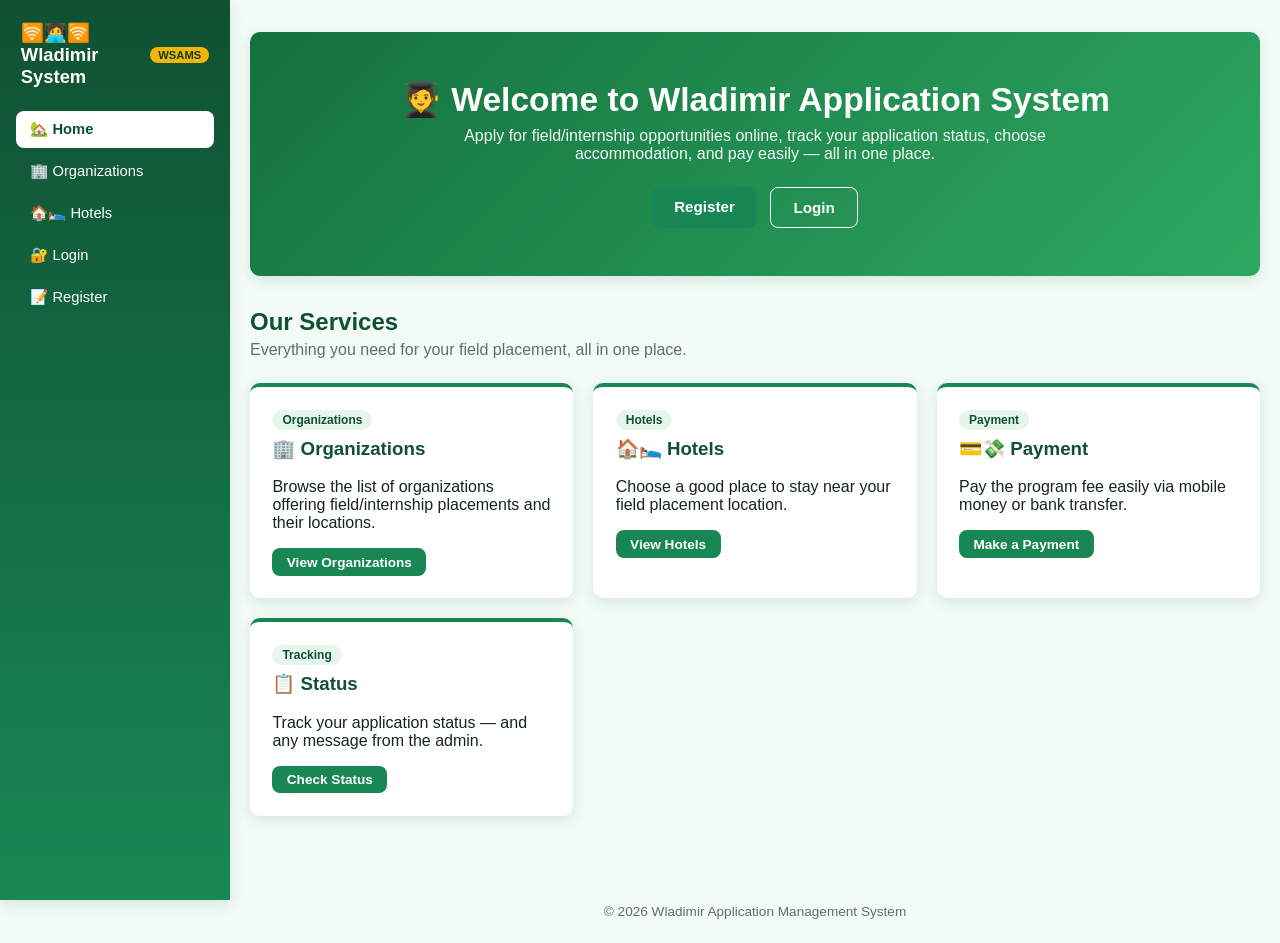
<file: wlax_system/wlax_system/frontend/index.html>
<!DOCTYPE html>
<html lang="en">
<head>
<meta charset="UTF-8">
<meta name="viewport" content="width=device-width, initial-scale=1.0">
<title>Wladimir Application System</title>
<link rel="stylesheet" href="css/style.css">
</head>
<body>
<div class="app-shell">
<aside class="sidebar" id="navbar"></aside>
<div class="main-content">

<div class="page-wrap">
    <div class="hero">
        <h1>🧑‍🎓 Welcome to Wladimir Application System</h1>
        <p>Apply for field/internship opportunities online, track your application status, choose accommodation, and pay easily — all in one place.</p>
        <div class="hero-actions">
            <a href="register.html" class="btn">Register</a>
            <a href="login.html" class="btn btn-outline">Login</a>
        </div>
    </div>

    <h2 class="section-title">Our Services</h2>
    <p class="section-sub">Everything you need for your field placement, all in one place.</p>

    <div class="grid">
        <div class="feature-card">
            <span class="tag">Organizations</span>
            <h3>🏢 Organizations</h3>
            <p>Browse the list of organizations offering field/internship placements and their locations.</p>
            <a href="organizations.html" class="btn btn-sm">View Organizations</a>
        </div>
        <div class="feature-card">
            <span class="tag">Hotels</span>
            <h3>🏠🛌 Hotels</h3>
            <p>Choose a good place to stay near your field placement location.</p>
            <a href="accommodation.html" class="btn btn-sm">View Hotels</a>
        </div>
        <div class="feature-card">
            <span class="tag">Payment</span>
            <h3>💳💸 Payment</h3>
            <p>Pay the program fee easily via mobile money or bank transfer.</p>
            <a href="payment.html" class="btn btn-sm">Make a Payment</a>
        </div>
        <div class="feature-card">
            <span class="tag">Tracking</span>
            <h3>📋 Status</h3>
            <p>Track your application status —  and any message from the admin.</p>
            <a href="status.html" class="btn btn-sm">Check Status</a>
        </div>
    </div>
</div>

<footer class="site-footer">© 2026 Wladimir Application Management System</footer>

</div>
</div>

<script src="js/common.js"></script>
<script>renderNavbar('home');</script>
</body>
</html>
</file>
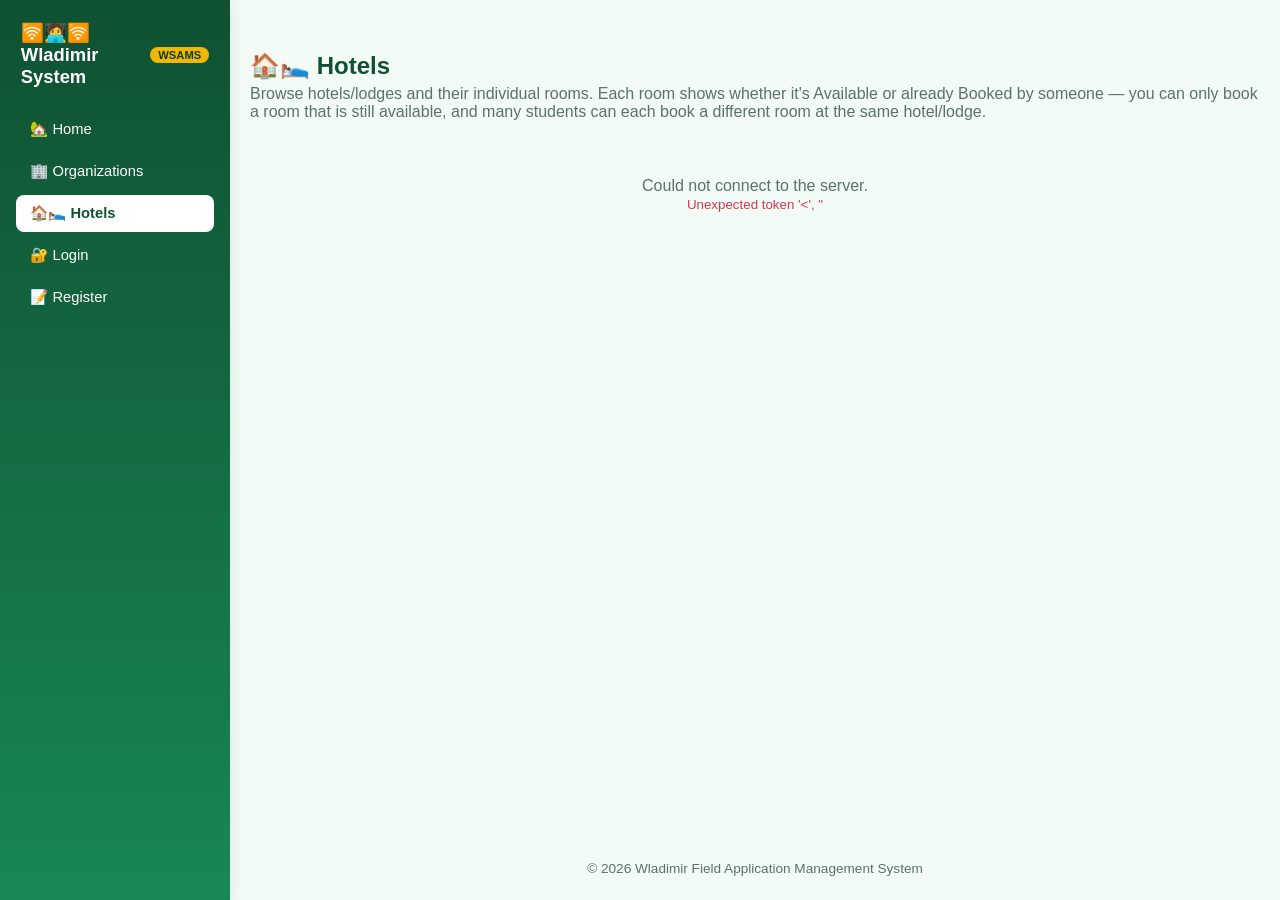
<file: wlax_system/wlax_system/frontend/accommodation.html>
<!DOCTYPE html>
<html lang="en">
<head>
<meta charset="UTF-8">
<meta name="viewport" content="width=device-width, initial-scale=1.0">
<title>Hotels — Wladimir Field System</title>
<link rel="stylesheet" href="css/style.css">
</head>
<body>
<div class="app-shell">
<aside class="sidebar" id="navbar"></aside>
<div class="main-content">

<div class="page-wrap">
    <h2 class="section-title">🏠🛌 Hotels</h2>
    <p class="section-sub">Browse hotels/lodges and their individual rooms. Each room shows whether it's Available or already Booked by someone — you can only book a room that is still available, and many students can each book a different room at the same hotel/lodge.</p>

    <div id="adminAccBox"></div>

    <div class="grid" id="accGrid"></div>
</div>

<footer class="site-footer">© 2026 Wladimir Field Application Management System</footer>

</div>
</div>

<script src="js/common.js"></script>
<script>
    renderNavbar('accommodation');
    const u = getUser();
    if (u && u.role === 'admin') {
        document.getElementById('adminAccBox').innerHTML = `
            <div class="card">
                <h3>➕ Add New Accommodation (Hotel / Lodge)</h3>
                <form id="addAccForm">
                    <label>Accommodation Name</label>
                    <input type="text" id="acc_name" required>
                    <label>Location</label>
                    <input type="text" id="acc_location" required>
                    <label>Default Price per Room / Month (TZS)</label>
                    <input type="number" id="acc_price" min="0" required>
                    <label>Default Room Capacity (people)</label>
                    <input type="number" id="acc_capacity" min="1" value="1">
                    <label>Description</label>
                    <textarea id="acc_description"></textarea>
                    <label>Contact Phone</label>
                    <input type="text" id="acc_phone">
                    <label>Number of Rooms to Create Now (optional — you can add more later)</label>
                    <input type="number" id="acc_initial_rooms" min="0" value="0">
                    <button type="submit" class="btn btn-block">Save Accommodation</button>
                    <p class="form-msg" id="accFormMsg"></p>
                </form>
            </div>
        `;
    }
</script>
<script src="js/accommodation.js"></script>
</body>
</html>
</file>
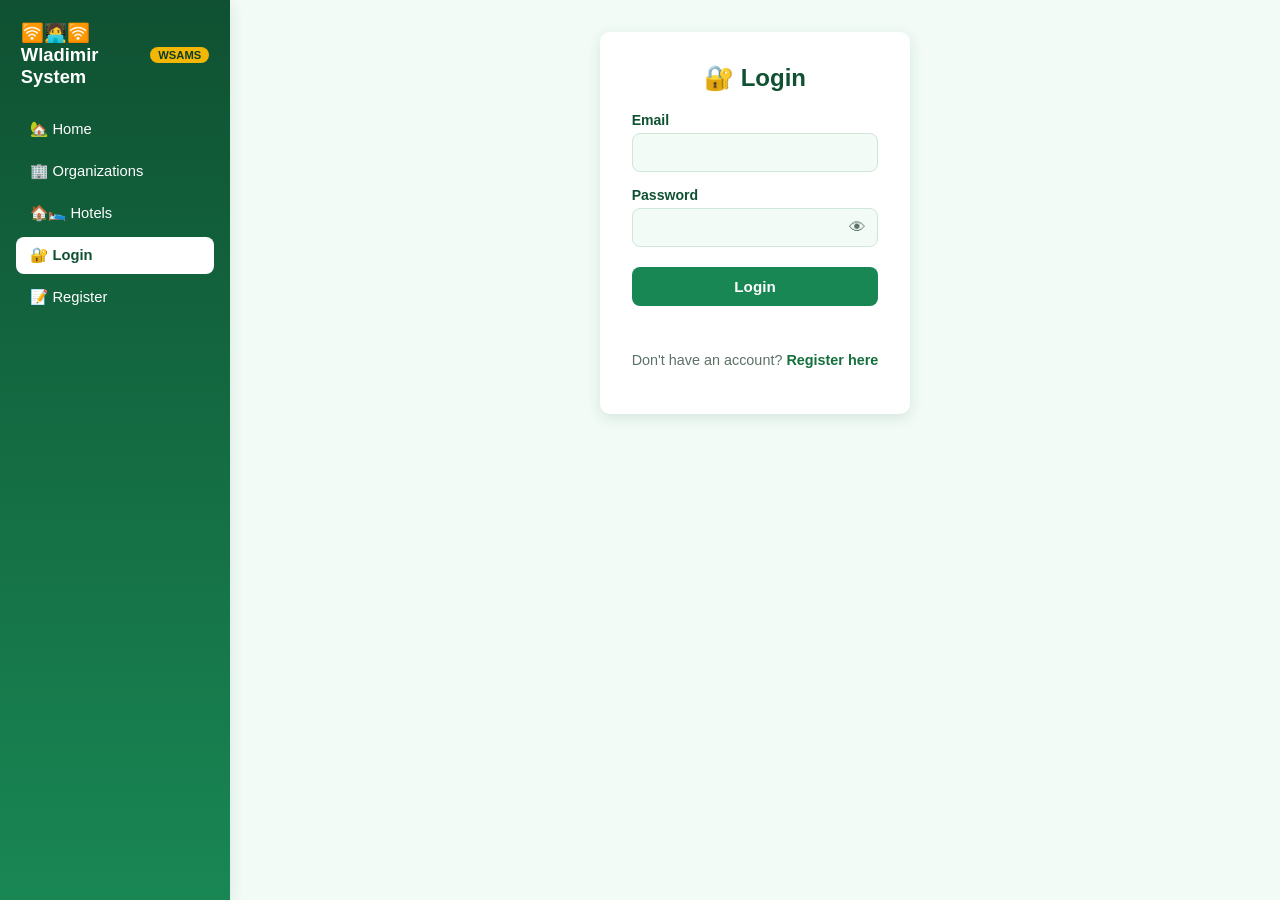
<file: wlax_system/wlax_system/frontend/admin.html>
<!DOCTYPE html>
<html lang="en">
<head>
<meta charset="UTF-8">
<meta name="viewport" content="width=device-width, initial-scale=1.0">
<title>Admin Panel —  Wladimir System</title>
<link rel="stylesheet" href="css/style.css">
</head>
<body>
<div class="app-shell">
<aside class="sidebar" id="navbar"></aside>
<div class="main-content">

<div class="page-wrap">
    <h2 class="section-title">🛠️ Admin Panel</h2>
    <p class="section-sub">View all student applications, approve or reject them, and leave a message.</p>

    <div id="adminList"></div>

    <h2 class="section-title" style="margin-top:2.5rem;">💳 Payment Verification</h2>
    <p class="section-sub">Only an admin can confirm or reject a student's payment.</p>

    <div id="adminPaymentsList"></div>
</div>

<footer class="site-footer">© 2026 Wladimir Field Application Management System</footer>

</div>
</div>

<script src="js/common.js"></script>
<script src="js/admin.js"></script>
<script>renderNavbar('admin');</script>
</body>
</html>
</file>
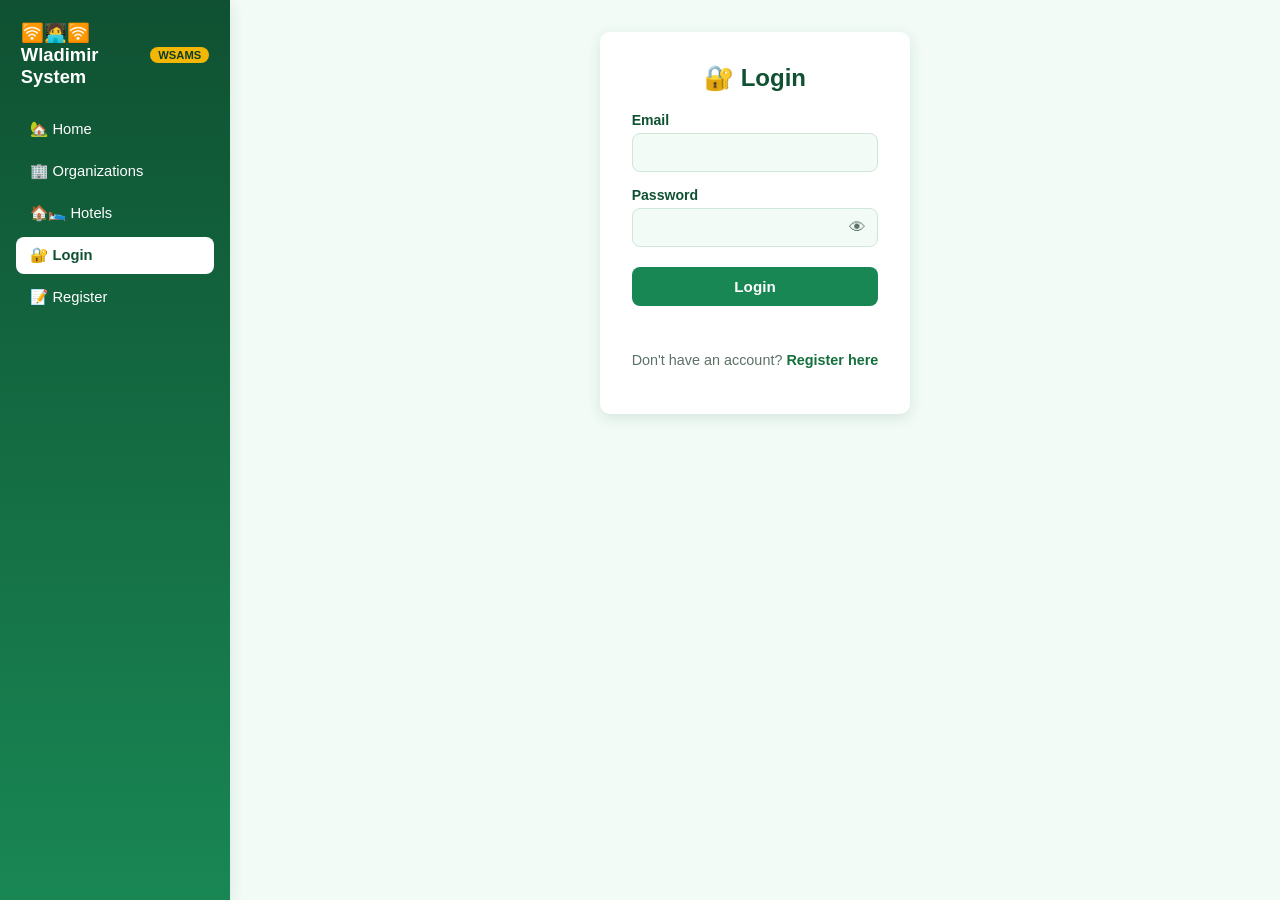
<file: wlax_system/wlax_system/frontend/application.html>
<!DOCTYPE html>
<html lang="en">
<head>
<meta charset="UTF-8">
<meta name="viewport" content="width=device-width, initial-scale=1.0">
<title>Apply for Field — Student Field System</title>
<link rel="stylesheet" href="css/style.css">
</head>
<body>
<div class="app-shell">
<aside class="sidebar" id="navbar"></aside>
<div class="main-content">

<div class="form-box" style="max-width:560px;">
    <h2>📄 Apply for Field / Internship</h2>
    <form id="applicationForm">
        <label for="organization_id">Select Organization (optional)</label>
        <select id="organization_id">
            <option value=""> Choose from the list or fill in below manually </option>
        </select>

        <label for="company">Company/Organization Name</label>
        <input type="text" id="company" required>

        <label for="location">Location</label>
        <input type="text" id="location" required>

        <label for="course">Course/Department</label>
        <input type="text" id="course" required>

        <label for="start_date">Start Date</label>
        <input type="date" id="start_date" required>

        <label for="end_date">End Date</label>
        <input type="date" id="end_date" required>

        <label for="room_id">Accommodation Room (optional — you must book a room on the Accommodation page first)</label>
        <select id="room_id">
            <option value="">I don't need accommodation </option>
        </select>

        <button type="submit" class="btn btn-block">Submit Application</button>
        <p class="form-msg" id="formMsg"></p>
    </form>
</div>

</div>
</div>

<script src="js/common.js"></script>
<script src="js/application.js"></script>
<script>renderNavbar('home');</script>
</body>
</html>
</file>
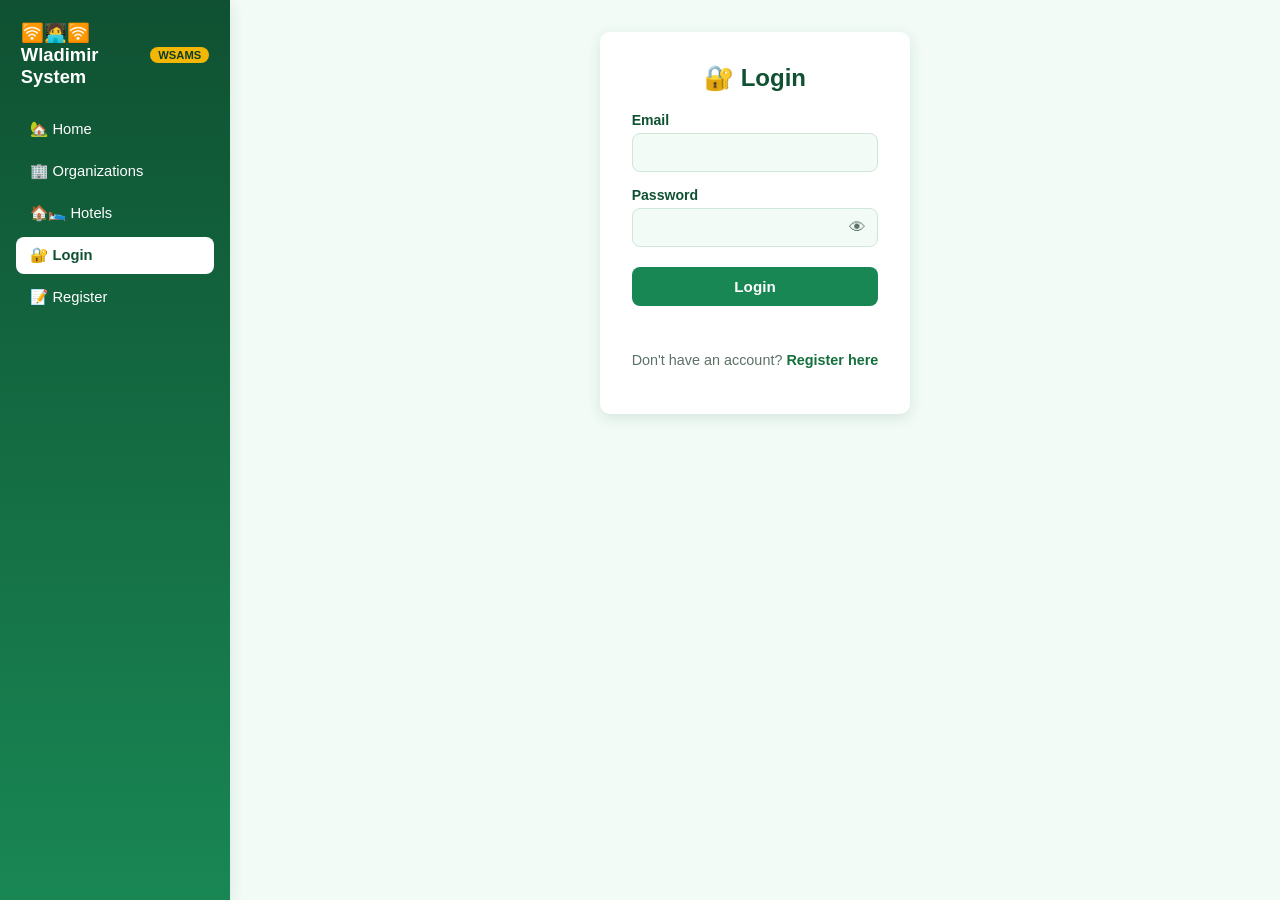
<file: wlax_system/wlax_system/frontend/dashboard.html>
<!DOCTYPE html>
<html lang="en">
<head>
<meta charset="UTF-8">
<meta name="viewport" content="width=device-width, initial-scale=1.0">
<title>Home — Wladimir Field System</title>
<link rel="stylesheet" href="css/style.css">
</head>
<body>
<div class="app-shell">
<aside class="sidebar" id="navbar"></aside>
<div class="main-content">

<div class="page-wrap">
    <div class="hero">
        <h1 id="welcomeMsg">Welcome! 👨‍🎓</h1>
        <p>Manage your field application, accommodation, and payments — all in one place.</p>
        <div class="hero-actions">
            <a href="application.html" class="btn">📄 Apply for Field</a>
            <a href="status.html" class="btn btn-outline">📋 Check Status</a>
        </div>
    </div>

    <div class="grid">
        <div class="feature-card">
            <span class="tag">Organizations</span>
            <h3>🏢 Organizations</h3>
            <p>Explore organizations currently offering field placements.</p>
            <a href="organizations.html" class="btn btn-sm">Open</a>
        </div>
        <div class="feature-card">
            <span class="tag">Hotels</span>
            <h3>🏠🛌 Hotels</h3>
            <p>Find a place to stay near your field placement location.</p>
            <a href="accommodation.html" class="btn btn-sm">Open</a>
        </div>
        <div class="feature-card">
            <span class="tag">Payment</span>
            <h3>💳💸 Payment</h3>
            <p>Pay the program fee and view your payment history.</p>
            <a href="payment.html" class="btn btn-sm">Open</a>
        </div>
        <div class="feature-card">
            <span class="tag">Profile</span>
            <h3>👤 Profile</h3>
            <p>Update your name, phone number, password, or profile picture.</p>
            <a href="profile.html" class="btn btn-sm">Open</a>
        </div>
    </div>
</div>

<footer class="site-footer">© 2026 Wladimir Field Application Management System</footer>

</div>
</div>

<script src="js/common.js"></script>
<script>
    const user = requireStudent();
    renderNavbar('home');
    if (user) document.getElementById('welcomeMsg').textContent = `Welcome, ${user.name}! 👨‍🎓`;
</script>
</body>
</html>
</file>
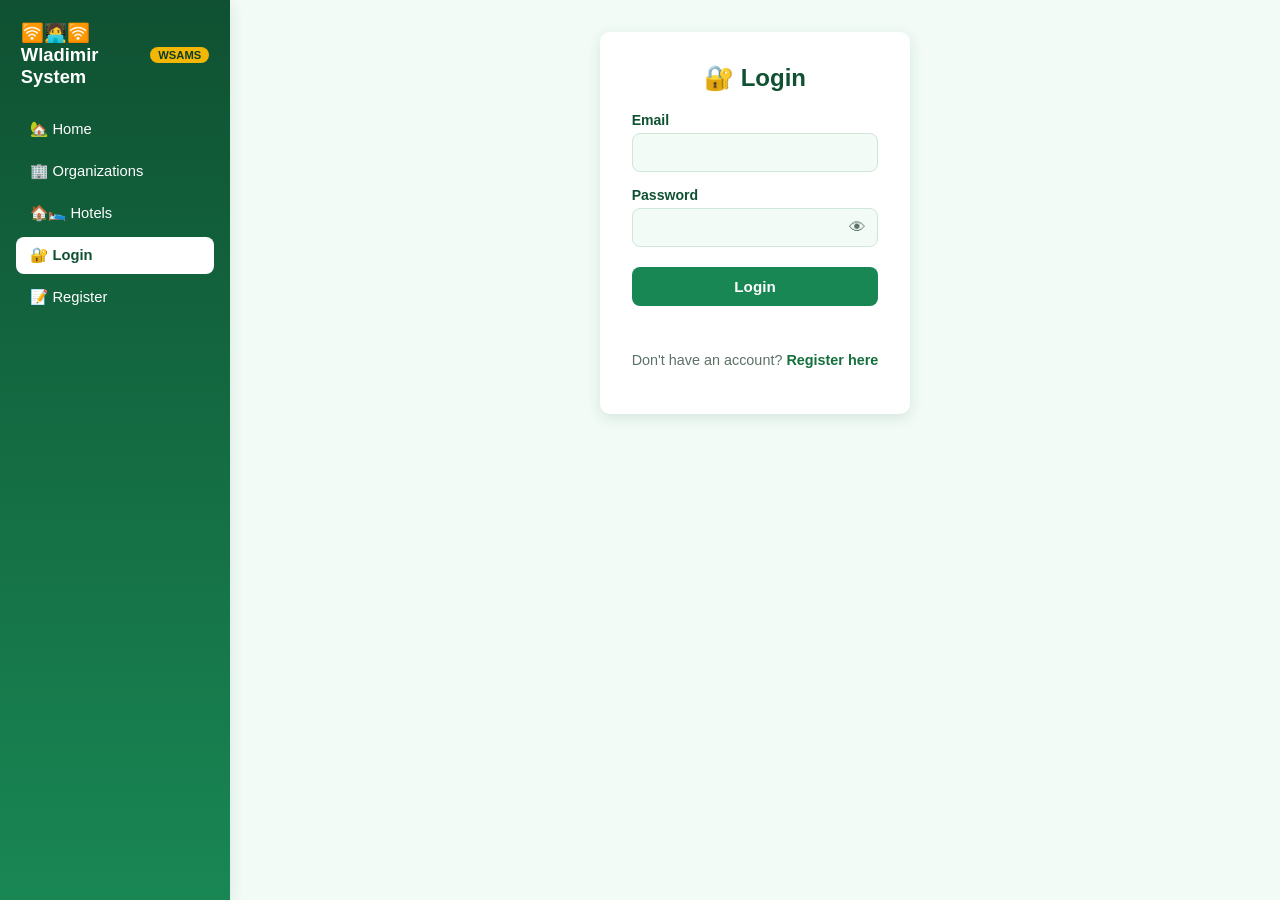
<file: wlax_system/wlax_system/frontend/login.html>
<!DOCTYPE html>
<html lang="en">
<head>
<meta charset="UTF-8">
<meta name="viewport" content="width=device-width, initial-scale=1.0">
<title>Login — Wladimir Field System</title>
<link rel="stylesheet" href="css/style.css">
</head>
<body>
<div class="app-shell">
<aside class="sidebar" id="navbar"></aside>
<div class="main-content">

<div class="form-box">
    <h2>🔐 Login</h2>
    <form id="loginForm">
        <label for="email">Email</label>
        <input type="email" id="email" required>

        <label for="password">Password</label>
        <div class="password-wrap">
            <input type="password" id="password" required>
            <button type="button" class="toggle-password" onclick="togglePassword('password', this)" aria-label="Show password">👁</button>
        </div>

        <button type="submit" class="btn btn-block">Login</button>
        <p class="form-msg" id="formMsg"></p>
    </form>
    <p class="form-footer">Don't have an account? <a href="register.html">Register here</a></p>
</div>

</div>
</div>

<script src="js/common.js"></script>
<script src="js/auth.js"></script>
<script>renderNavbar('login');</script>
</body>
</html>
</file>
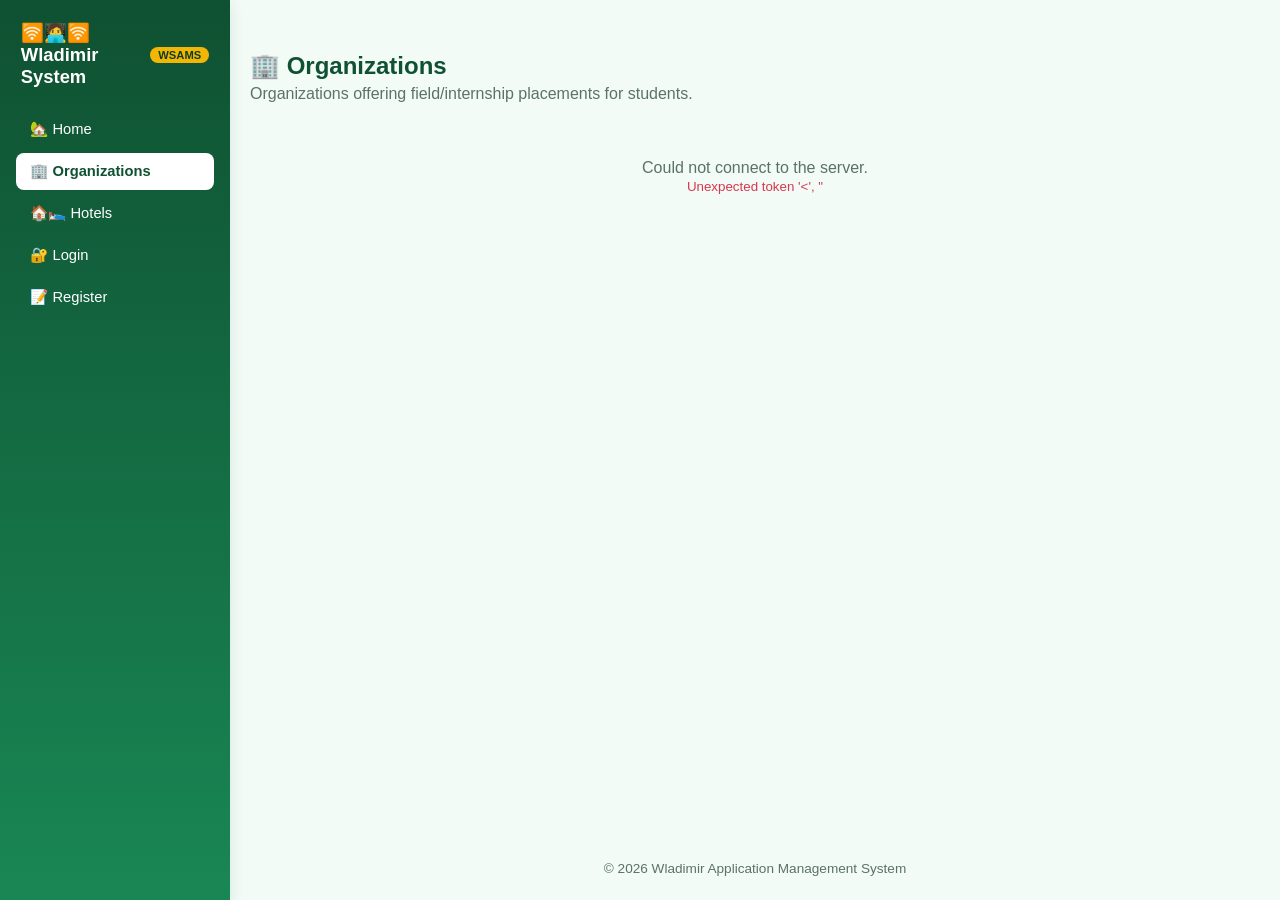
<file: wlax_system/wlax_system/frontend/organizations.html>
<!DOCTYPE html>
<html lang="en">
<head>
<meta charset="UTF-8">
<meta name="viewport" content="width=device-width, initial-scale=1.0">
<title>Organizations — Wladimir Field System</title>
<link rel="stylesheet" href="css/style.css">
</head>
<body>
<div class="app-shell">
<aside class="sidebar" id="navbar"></aside>
<div class="main-content">

<div class="page-wrap">
    <h2 class="section-title">🏢 Organizations</h2>
    <p class="section-sub">Organizations offering field/internship placements for students.</p>

    <div id="adminOrgBox"></div>

    <div class="grid" id="orgGrid"></div>
</div>

<footer class="site-footer">© 2026 Wladimir Application Management System</footer>

</div>
</div>

<script src="js/common.js"></script>
<script>
    renderNavbar('organizations');
    const u = getUser();
    if (u && u.role === 'admin') {
        document.getElementById('adminOrgBox').innerHTML = `
            <div class="card">
                <h3>➕ Add New Organization</h3>
                <form id="addOrgForm">
                    <label>Organization Name</label>
                    <input type="text" id="org_name" required>
                    <label>Location</label>
                    <input type="text" id="org_location" required>
                    <label>Sector</label>
                    <input type="text" id="org_sector" placeholder="e.g. Finance, Energy">
                    <label>Description</label>
                    <textarea id="org_description"></textarea>
                    <label>Contact Email</label>
                    <input type="email" id="org_email">
                    <label>Contact Phone</label>
                    <input type="text" id="org_phone">
                    <label>Slots Available</label>
                    <input type="number" id="org_slots" min="0" value="0">
                    <button type="submit" class="btn btn-block">Save Organization</button>
                    <p class="form-msg" id="orgFormMsg"></p>
                </form>
            </div>
        `;
    }
</script>
<script src="js/organizations.js"></script>
</body>
</html>
</file>
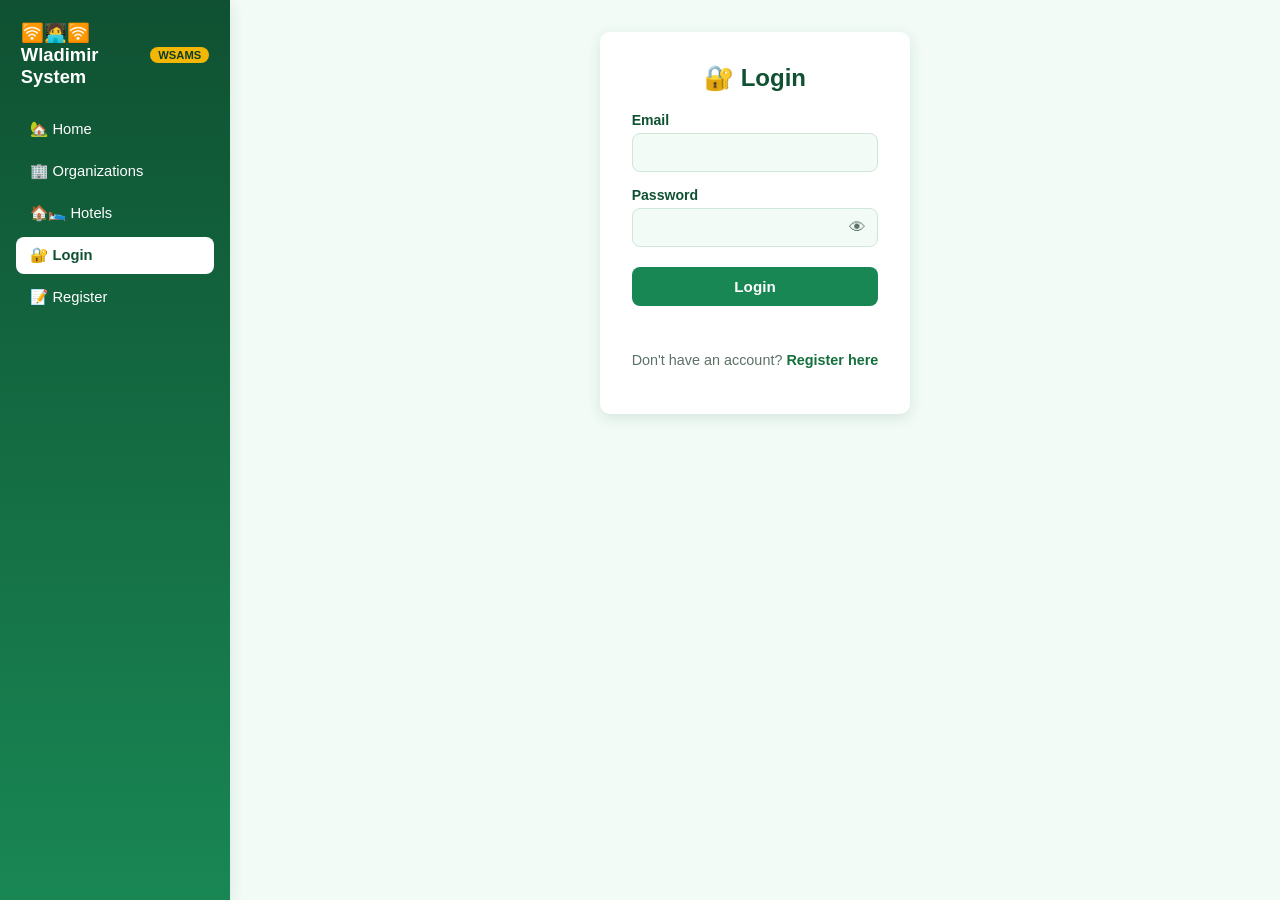
<file: wlax_system/wlax_system/frontend/payment.html>
<!DOCTYPE html>
<html lang="en">
<head>
<meta charset="UTF-8">
<meta name="viewport" content="width=device-width, initial-scale=1.0">
<title>Payment — Wladimir Field System</title>
<link rel="stylesheet" href="css/style.css">
</head>
<body>
<div class="app-shell">
<aside class="sidebar" id="navbar"></aside>
<div class="main-content">

<div class="page-wrap">
    <h2 class="section-title">💳💸 Payment</h2>
    <p class="section-sub">Pay the field/internship program fee and track your payment history.</p>

    <div class="card" style="max-width:520px;">
        <h3>Make a Payment</h3>
        <form id="paymentForm">
            <label for="application_id">Related Application (optional)</label>
            <select id="application_id">
                <option value="">Not related to a specific application</option>
            </select>

            <label for="amount">Amount (TZS/KSH/UD)</label>
            <input type="number" id="amount" min="1" required>

            <label for="method">Payment Method</label>
            <select id="method" required>
                <option value="Mpesa">M-Pesa</option>
                <option value="Bank Transfer">Halo pesa</option>
                <option value="Tigo Pesa">Tigo Pesa</option>
                <option value="Airtel Money">Airtel Money</option>
                <option value="Bank Transfer">Bank Transfer</option>
                <option value="Bank Transfer">Wlad-Bank</option>
                <option value="Cash">Cash</option>
            </select>

            <label for="reference_code">Transaction Reference Code</label>
            <input type="text" id="reference_code" required>

            <button type="submit" class="btn btn-block">Submit Payment</button>
            <p class="form-msg" id="formMsg"></p>
        </form>
    </div>

    <div class="card">
        <h3>Payment History</h3>
        <div id="paymentHistory"></div>
    </div>
</div>

<footer class="site-footer">© 2026 Student Field Application Management System</footer>

</div>
</div>

<script src="js/common.js"></script>
<script src="js/payment.js"></script>
<script>renderNavbar('payment');</script>
</body>
</html>
</file>
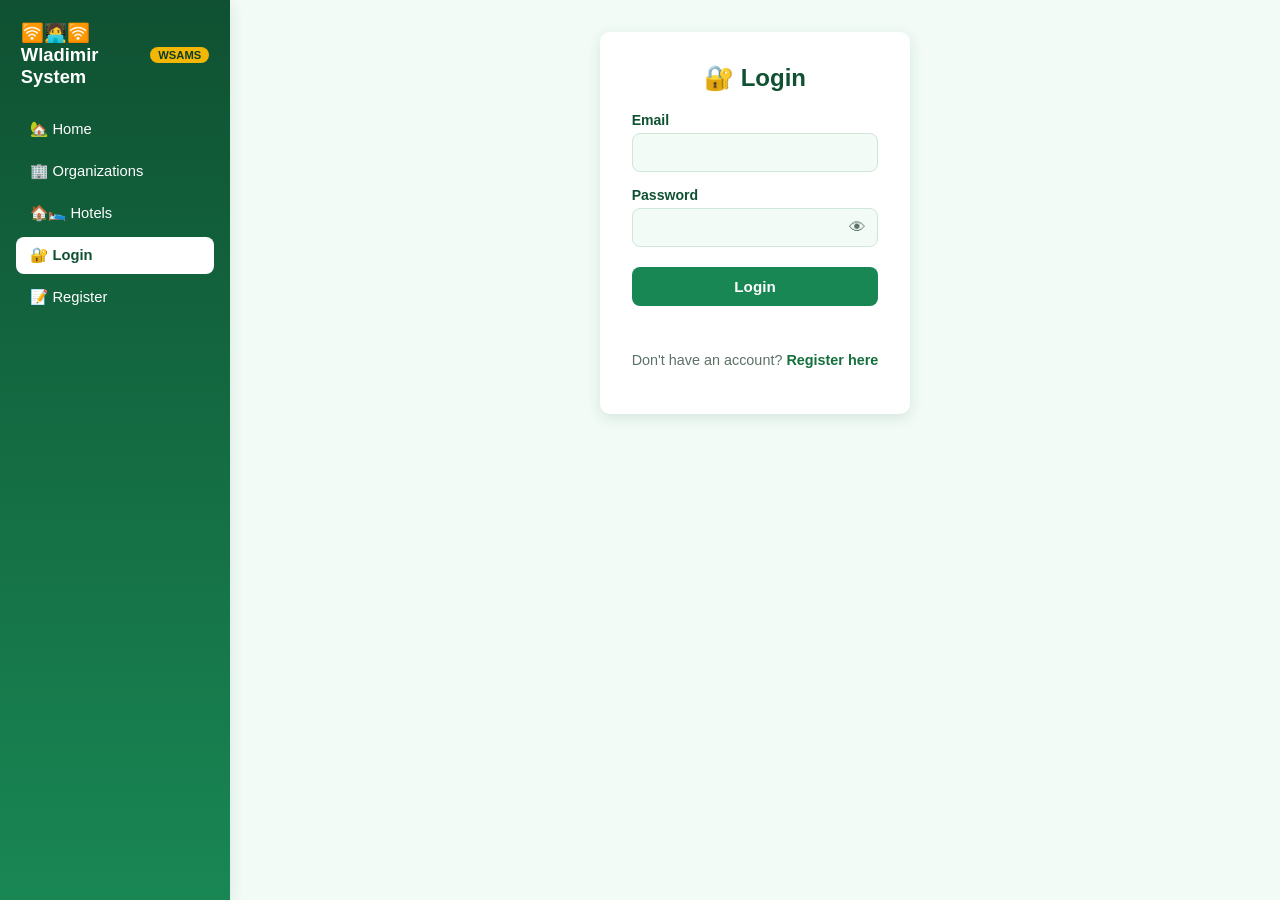
<file: wlax_system/wlax_system/frontend/profile.html>
<!DOCTYPE html>
<html lang="en">
<head>
<meta charset="UTF-8">
<meta name="viewport" content="width=device-width, initial-scale=1.0">
<title>My Profile — Wladimir Field System</title>
<link rel="stylesheet" href="css/style.css">
</head>
<body>
<div class="app-shell">
<aside class="sidebar" id="navbar"></aside>
<div class="main-content">

<div class="form-box">
    <h2>👤 Profile</h2>

    <div class="profile-picture-box">
        <div id="picturePreviewBox"><div class="profile-picture-placeholder">👤</div></div>
        <form id="pictureForm" enctype="multipart/form-data" style="width:100%;">
            <input type="file" id="profile_picture_file" accept="image/png,image/jpeg,image/gif,image/webp">
            <button type="submit" class="btn btn-sm btn-block" style="margin-top:0.6rem;">📷 Upload Profile Picture</button>
            <p class="form-msg" id="pictureMsg"></p>
        </form>
    </div>

    <form id="profileForm">
        <label for="name">Full Name</label>
        <input type="text" id="name" required>

        <label for="email">Email (cannot be changed)</label>
        <input type="email" id="email" disabled>

        <label for="phone">Phone Number</label>
        <input type="text" id="phone">

        <label for="new_password">New Password (leave blank if you don't want to change it)</label>
        <div class="password-wrap">
            <input type="password" id="new_password" minlength="6">
            <button type="button" class="toggle-password" onclick="togglePassword('new_password', this)" aria-label="Show password">👁</button>
        </div>

        <button type="submit" class="btn btn-block">Save Changes</button>
        <p class="form-msg" id="formMsg"></p>
    </form>
</div>

</div>
</div>

<script src="js/common.js"></script>
<script src="js/profile.js"></script>
<script>renderNavbar('profile');</script>
</body>
</html>
</file>
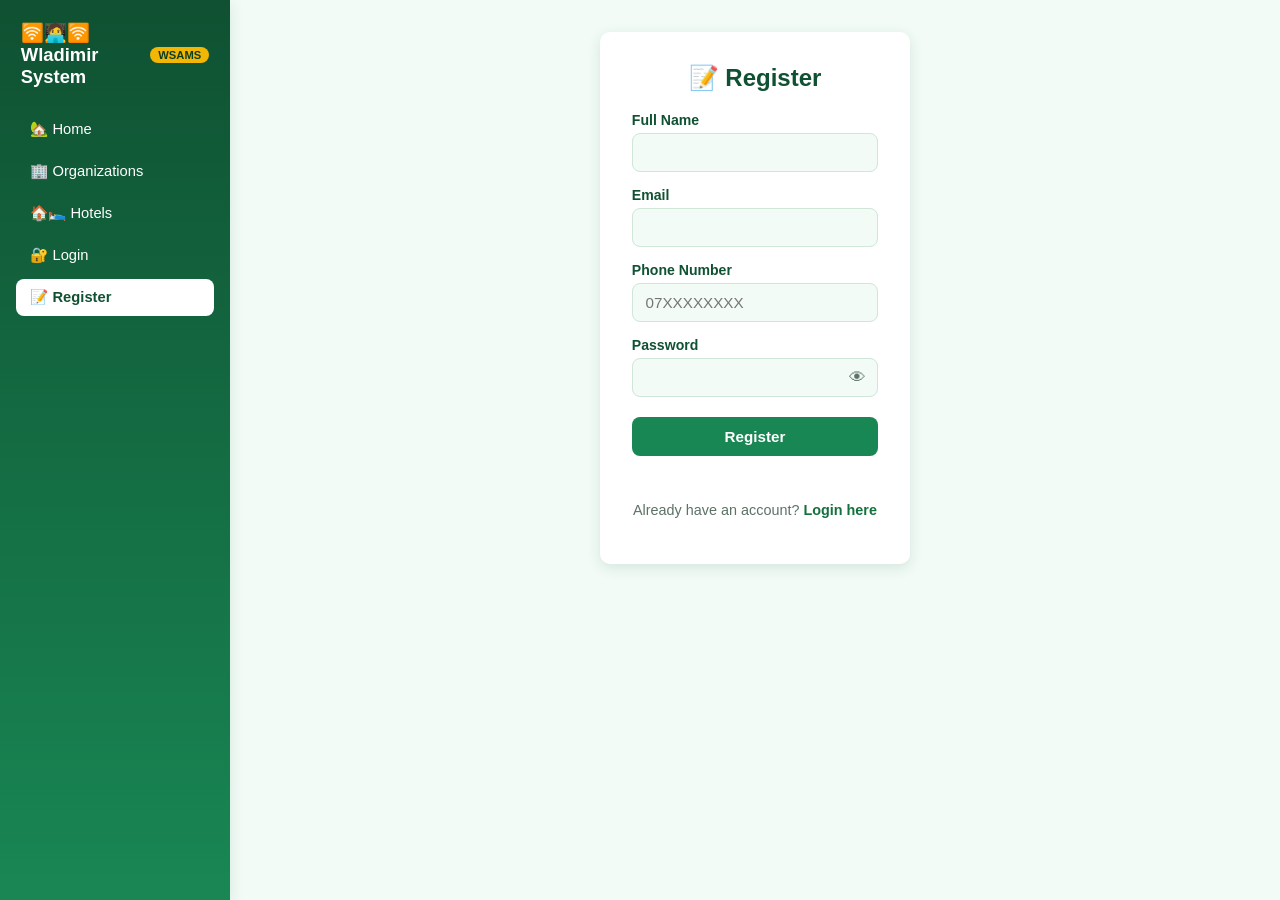
<file: wlax_system/wlax_system/frontend/register.html>
<!DOCTYPE html>
<html lang="en">
<head>
<meta charset="UTF-8">
<meta name="viewport" content="width=device-width, initial-scale=1.0">
<title>Register — Student Field System</title>
<link rel="stylesheet" href="css/style.css">
</head>
<body>
<div class="app-shell">
<aside class="sidebar" id="navbar"></aside>
<div class="main-content">

<div class="form-box">
    <h2>📝 Register</h2>
    <form id="registerForm">
        <label for="name">Full Name</label>
        <input type="text" id="name" required>

        <label for="email">Email</label>
        <input type="email" id="email" required>

        <label for="phone">Phone Number</label>
        <input type="text" id="phone" placeholder="07XXXXXXXX">

        <label for="password">Password</label>
        <div class="password-wrap">
            <input type="password" id="password" minlength="6" required>
            <button type="button" class="toggle-password" onclick="togglePassword('password', this)" aria-label="Show password">👁</button>
        </div>

        <button type="submit" class="btn btn-block">Register</button>
        <p class="form-msg" id="formMsg"></p>
    </form>
    <p class="form-footer">Already have an account? <a href="login.html">Login here</a></p>
</div>

</div>
</div>

<script src="js/common.js"></script>
<script src="js/auth.js"></script>
<script>renderNavbar('register');</script>
</body>
</html>
</file>
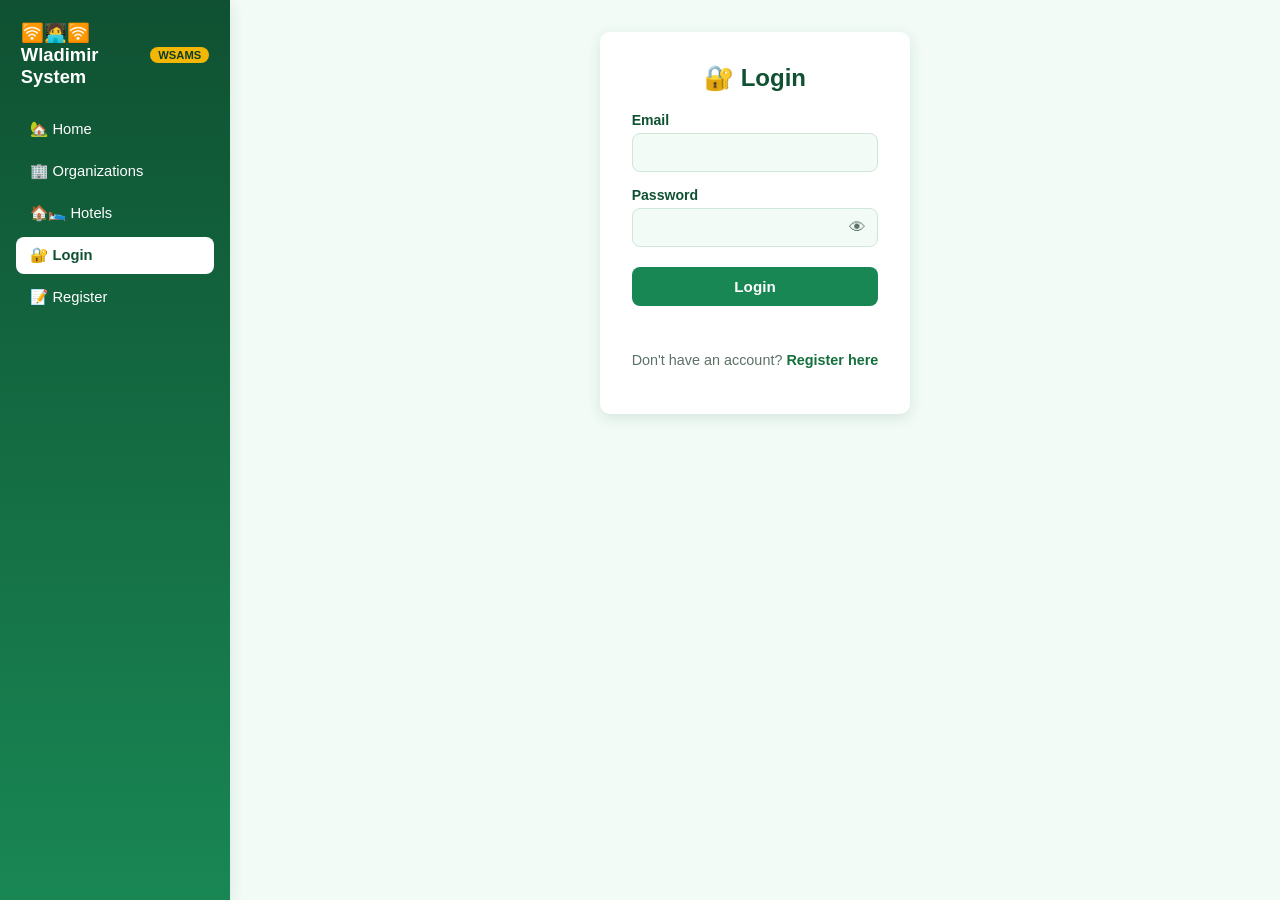
<file: wlax_system/wlax_system/frontend/status.html>
<!DOCTYPE html>
<html lang="en">
<head>
<meta charset="UTF-8">
<meta name="viewport" content="width=device-width, initial-scale=1.0">
<title>Status — Student Field System</title>
<link rel="stylesheet" href="css/style.css">
</head>
<body>
<div class="app-shell">
<aside class="sidebar" id="navbar"></aside>
<div class="main-content">

<div class="page-wrap">
    <h2 class="section-title">📋 My Applications (Status)</h2>
    <p class="section-sub">Track your application status. Once the admin has responded, you can edit your details and resubmit.</p>

    <div id="statusList"></div>
</div>

<footer class="site-footer">© 2026 Student Field Application Management System</footer>

</div>
</div>

<script src="js/common.js"></script>
<script src="js/application.js"></script>
<script>renderNavbar('status');</script>
</body>
</html>
</file>
<file: wlax_system/wlax_system/frontend/css/style.css>
/* ==========================================================
   Student Field Application Management System — Green Theme
   ========================================================== */

:root {
    --green-900: #0b3d24;
    --green-800: #0f5132;
    --green-700: #14713e;
    --green-600: #198754;
    --green-500: #2ea862;
    --green-400: #5cc887;
    --green-100: #e6f6ec;
    --green-50:  #f2fbf6;
    --accent-yellow: #f2b705;
    --danger: #d9364f;
    --text-dark: #14261c;
    --text-muted: #5c7266;
    --white: #ffffff;
    --shadow: 0 4px 14px rgba(15, 81, 50, 0.12);
    --radius: 10px;
}

* { box-sizing: border-box; }

body {
    margin: 0;
    font-family: "Segoe UI", Roboto, Arial, sans-serif;
    background: var(--green-50);
    color: var(--text-dark);
    min-height: 100vh;
}

a { text-decoration: none; color: inherit; }

/* ---------- App shell (left sidebar + main content) ---------- */
.app-shell {
    display: flex;
    align-items: flex-start;
    min-height: 100vh;
}

.main-content {
    flex: 1;
    min-width: 0;
    display: flex;
    flex-direction: column;
    min-height: 100vh;
}

/* ---------- Sidebar (vertical navigation) ---------- */
.sidebar {
    background: linear-gradient(180deg, var(--green-800), var(--green-600));
    color: var(--white);
    width: 230px;
    flex: 0 0 230px;
    min-height: 100vh;
    position: sticky;
    top: 0;
    align-self: flex-start;
    padding: 1.4rem 1rem;
    box-shadow: var(--shadow);
    display: flex;
    flex-direction: column;
    gap: 1.4rem;
    z-index: 100;
}

.sidebar .brand {
    font-size: 1.15rem;
    font-weight: 700;
    display: flex;
    align-items: center;
    gap: 0.5rem;
    padding: 0 0.3rem;
}

.sidebar .brand span.badge {
    background: var(--accent-yellow);
    color: var(--green-900);
    font-size: 0.7rem;
    padding: 2px 8px;
    border-radius: 20px;
    font-weight: 700;
}

.nav-links {
    display: flex;
    flex-direction: column;
    gap: 0.3rem;
    flex: 1;
}

.nav-links a, .nav-links .nav-user {
    color: var(--white);
    padding: 0.6rem 0.9rem;
    border-radius: 8px;
    font-weight: 500;
    font-size: 0.92rem;
    transition: background 0.2s ease;
    white-space: nowrap;
    display: flex;
    align-items: center;
    gap: 0.5rem;
}

.nav-links a:hover { background: rgba(255,255,255,0.18); }
.nav-links a.active { background: var(--white); color: var(--green-800); font-weight: 700; }

.nav-user {
    display: flex;
    align-items: center;
    gap: 0.5rem;
    font-size: 0.85rem;
    opacity: 0.95;
    padding: 0.6rem 0.9rem;
}

.nav-avatar {
    width: 26px;
    height: 26px;
    border-radius: 50%;
    object-fit: cover;
    background: rgba(255,255,255,0.25);
    flex-shrink: 0;
}

.nav-avatar-placeholder {
    width: 26px;
    height: 26px;
    border-radius: 50%;
    background: rgba(255,255,255,0.25);
    display: flex;
    align-items: center;
    justify-content: center;
    font-size: 0.8rem;
    flex-shrink: 0;
}

.nav-links .btn-logout {
    background: var(--danger);
    cursor: pointer;
    border: none;
    color: var(--white);
    font-size: 0.9rem;
    text-align: left;
    border-radius: 8px;
    margin-top: auto;
}
.nav-links .btn-logout:hover { background: #b82a41; }

@media (max-width: 768px) {
    .app-shell { flex-direction: column; }
    .sidebar {
        width: 100%;
        flex: 0 0 auto;
        min-height: auto;
        position: static;
        flex-direction: row;
        flex-wrap: wrap;
        align-items: center;
        gap: 0.8rem;
    }
    .nav-links { flex-direction: row; flex-wrap: wrap; }
    .nav-links .btn-logout { margin-top: 0; }
}

/* ---------- Layout containers ---------- */
.page-wrap {
    max-width: 1100px;
    margin: 0 auto;
    padding: 2rem 1.25rem 4rem;
    width: 100%;
    flex: 1;
}

.hero {
    background: linear-gradient(135deg, var(--green-700), var(--green-500));
    color: var(--white);
    border-radius: var(--radius);
    padding: 3rem 2rem;
    text-align: center;
    margin-bottom: 2rem;
    box-shadow: var(--shadow);
}
.hero h1 { margin: 0 0 0.5rem; font-size: 2.1rem; }
.hero p { margin: 0 auto; max-width: 640px; opacity: 0.95; }
.hero .hero-actions { margin-top: 1.5rem; display: flex; gap: 0.8rem; justify-content: center; flex-wrap: wrap; }

/* ---------- Cards ---------- */
.card {
    background: var(--white);
    border-radius: var(--radius);
    padding: 1.5rem;
    box-shadow: var(--shadow);
    margin-bottom: 1.5rem;
    border: 1px solid var(--green-100);
}

.card h2, .card h3 { color: var(--green-800); margin-top: 0; }

.grid {
    display: grid;
    gap: 1.25rem;
    grid-template-columns: repeat(auto-fit, minmax(260px, 1fr));
}

.feature-card {
    background: var(--white);
    border-radius: var(--radius);
    padding: 1.4rem;
    box-shadow: var(--shadow);
    border-top: 4px solid var(--green-600);
    transition: transform 0.15s ease;
}
.feature-card:hover { transform: translateY(-3px); }
.feature-card h3 { color: var(--green-800); margin-top: 0; }
.feature-card .tag {
    display: inline-block;
    background: var(--green-100);
    color: var(--green-800);
    font-size: 0.75rem;
    padding: 3px 10px;
    border-radius: 20px;
    margin-bottom: 0.5rem;
    font-weight: 600;
}

/* ---------- Forms ---------- */
.form-box {
    max-width: 460px;
    margin: 2rem auto;
    background: var(--white);
    padding: 2rem;
    border-radius: var(--radius);
    box-shadow: var(--shadow);
}
.form-box h2 { color: var(--green-800); text-align: center; margin-top: 0; }

label {
    display: block;
    font-size: 0.88rem;
    font-weight: 600;
    color: var(--green-800);
    margin: 0.9rem 0 0.3rem;
}

input, select, textarea {
    width: 100%;
    padding: 0.65rem 0.8rem;
    border: 1.5px solid #cfe6d8;
    border-radius: 8px;
    font-size: 0.95rem;
    background: var(--green-50);
    color: var(--text-dark);
}
input:focus, select:focus, textarea:focus {
    outline: none;
    border-color: var(--green-600);
    background: var(--white);
}
textarea { resize: vertical; min-height: 80px; }

.btn {
    display: inline-block;
    background: var(--green-600);
    color: var(--white);
    border: none;
    padding: 0.7rem 1.4rem;
    border-radius: 8px;
    font-size: 0.95rem;
    font-weight: 600;
    cursor: pointer;
    transition: background 0.2s ease;
}
.btn:hover { background: var(--green-700); }
.btn-block { width: 100%; margin-top: 1.2rem; }
.btn-outline {
    background: transparent;
    color: var(--white);
    border: 1.5px solid var(--white);
}
.btn-outline:hover { background: rgba(255,255,255,0.15); }
.btn-secondary { background: var(--text-muted); }
.btn-secondary:hover { background: #465c50; }
.btn-danger { background: var(--danger); }
.btn-danger:hover { background: #b82a41; }
.btn-sm { padding: 0.4rem 0.9rem; font-size: 0.85rem; }

.form-msg { text-align: center; font-size: 0.9rem; margin-top: 0.8rem; min-height: 1.2em; }
.form-msg.error { color: var(--danger); }
.form-msg.success { color: var(--green-700); }
.form-footer { text-align: center; margin-top: 1rem; font-size: 0.9rem; color: var(--text-muted); }
.form-footer a { color: var(--green-700); font-weight: 600; }

/* ---------- Status badges ---------- */
.badge-status {
    display: inline-block;
    padding: 4px 12px;
    border-radius: 20px;
    font-size: 0.8rem;
    font-weight: 700;
    text-transform: capitalize;
}
.badge-status.pending { background: #fff3cd; color: #8a6d00; }
.badge-status.approved { background: var(--green-100); color: var(--green-800); }
.badge-status.rejected { background: #fbdfe4; color: var(--danger); }
.badge-status.confirmed { background: var(--green-100); color: var(--green-800); }

/* ---------- Tables ---------- */
table { width: 100%; border-collapse: collapse; margin-top: 0.5rem; }
th, td { text-align: left; padding: 0.7rem 0.6rem; border-bottom: 1px solid var(--green-100); font-size: 0.9rem; }
th { color: var(--green-800); background: var(--green-50); }
tr:hover td { background: var(--green-50); }

/* ---------- Misc ---------- */
.section-title { color: var(--green-800); margin-bottom: 0.3rem; }
.section-sub { color: var(--text-muted); margin-top: 0; margin-bottom: 1.5rem; }
.locked-note {
    background: #fff3cd;
    color: #8a6d00;
    padding: 0.7rem 1rem;
    border-radius: 8px;
    font-size: 0.88rem;
    margin-bottom: 1rem;
}
.unlocked-note {
    background: var(--green-100);
    color: var(--green-800);
    padding: 0.7rem 1rem;
    border-radius: 8px;
    font-size: 0.88rem;
    margin-bottom: 1rem;
}
.admin-message-box {
    background: var(--green-50);
    border-left: 4px solid var(--green-600);
    padding: 0.8rem 1rem;
    border-radius: 6px;
    margin-top: 0.6rem;
    font-size: 0.9rem;
}
.empty-state { text-align: center; color: var(--text-muted); padding: 2rem; }
footer.site-footer {
    text-align: center;
    padding: 1.5rem;
    color: var(--text-muted);
    font-size: 0.85rem;
}

@media (max-width: 640px) {
    .sidebar { flex-direction: column; align-items: flex-start; gap: 0.6rem; }
    .nav-links { width: 100%; }
}

/* ---------- Password show/hide toggle ---------- */
.password-wrap {
    position: relative;
}
.password-wrap input {
    padding-right: 2.6rem;
}
.toggle-password {
    position: absolute;
    right: 6px;
    top: 50%;
    transform: translateY(-50%);
    background: none;
    border: none;
    cursor: pointer;
    font-size: 1.05rem;
    color: var(--text-muted);
    padding: 4px 6px;
    line-height: 1;
}
.toggle-password:hover { color: var(--green-700); }

/* ---------- Profile picture ---------- */
.profile-picture-box {
    display: flex;
    flex-direction: column;
    align-items: center;
    gap: 0.7rem;
    margin-bottom: 1rem;
}
.profile-picture-preview {
    width: 110px;
    height: 110px;
    border-radius: 50%;
    object-fit: cover;
    border: 3px solid var(--green-200, var(--green-100));
    background: var(--green-50);
}
.profile-picture-placeholder {
    width: 110px;
    height: 110px;
    border-radius: 50%;
    background: var(--green-100);
    color: var(--green-700);
    display: flex;
    align-items: center;
    justify-content: center;
    font-size: 2.4rem;
    border: 3px solid var(--green-100);
}
</file>
